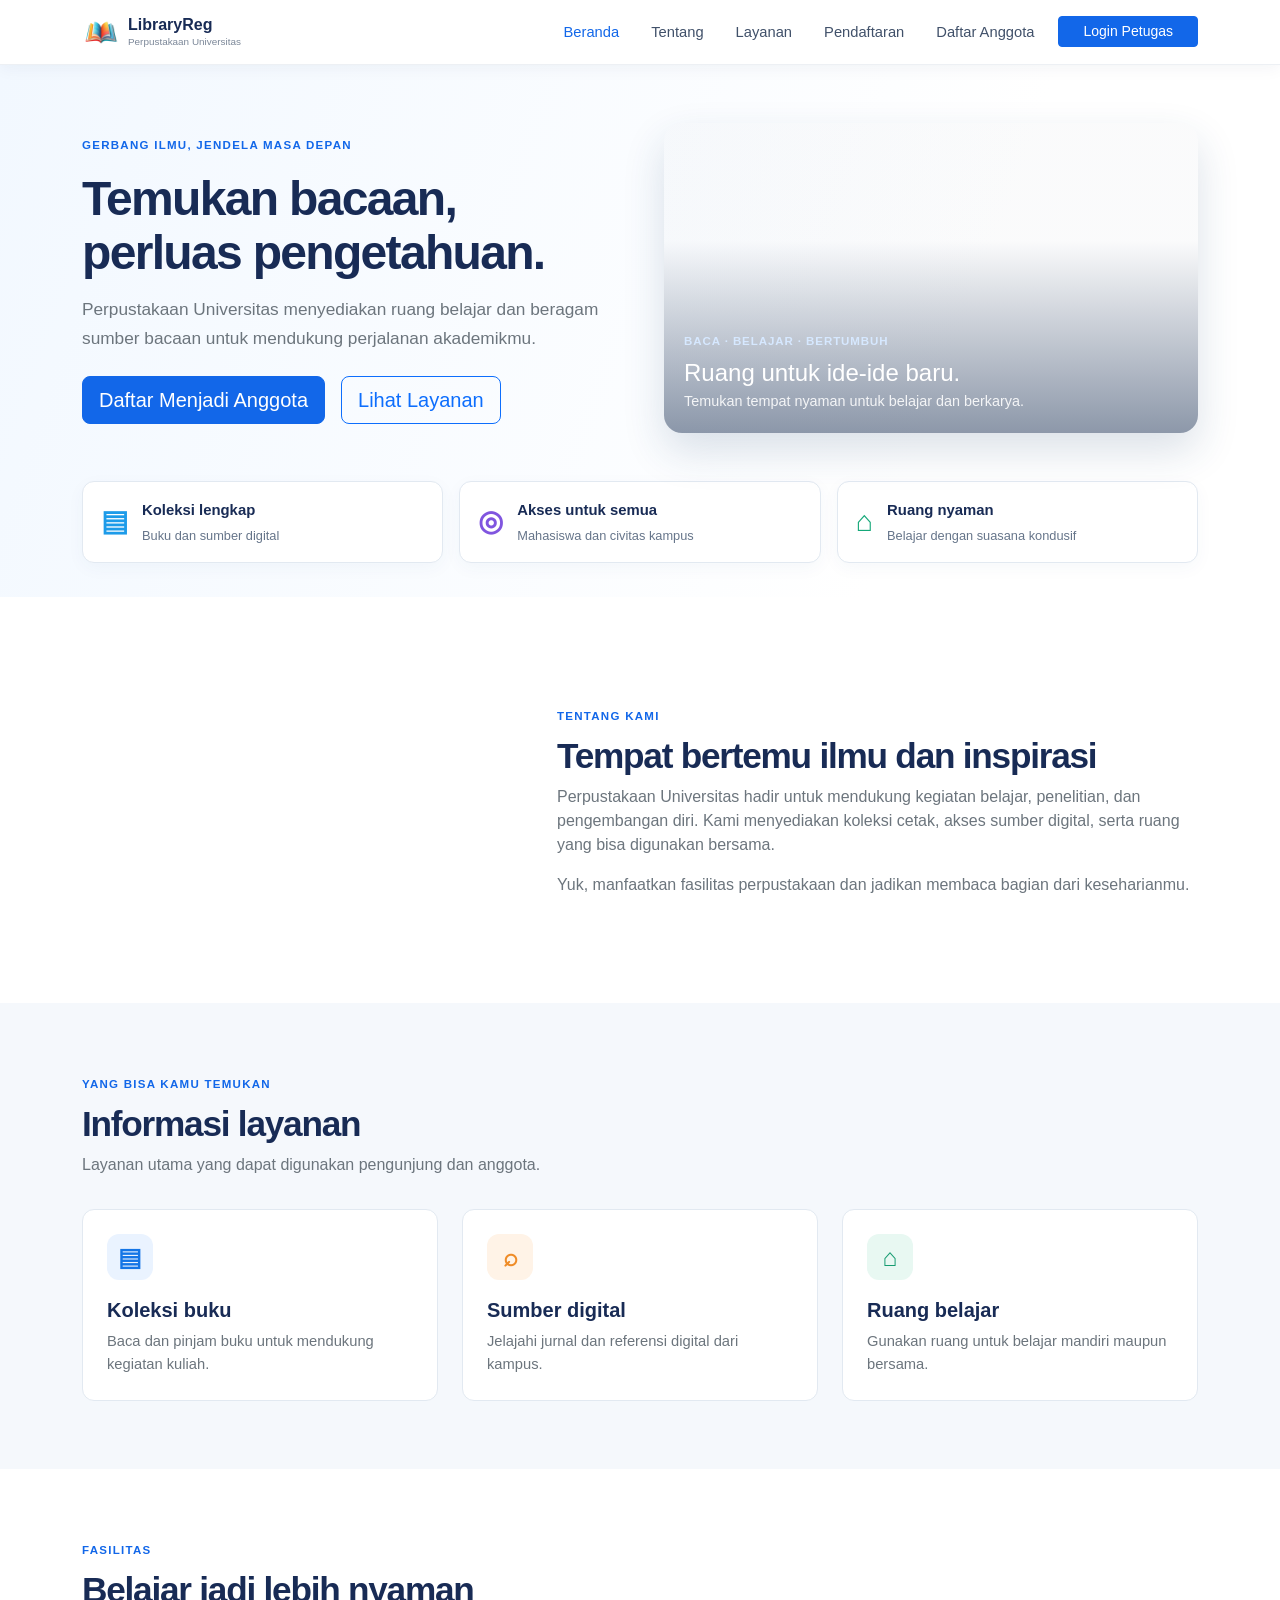
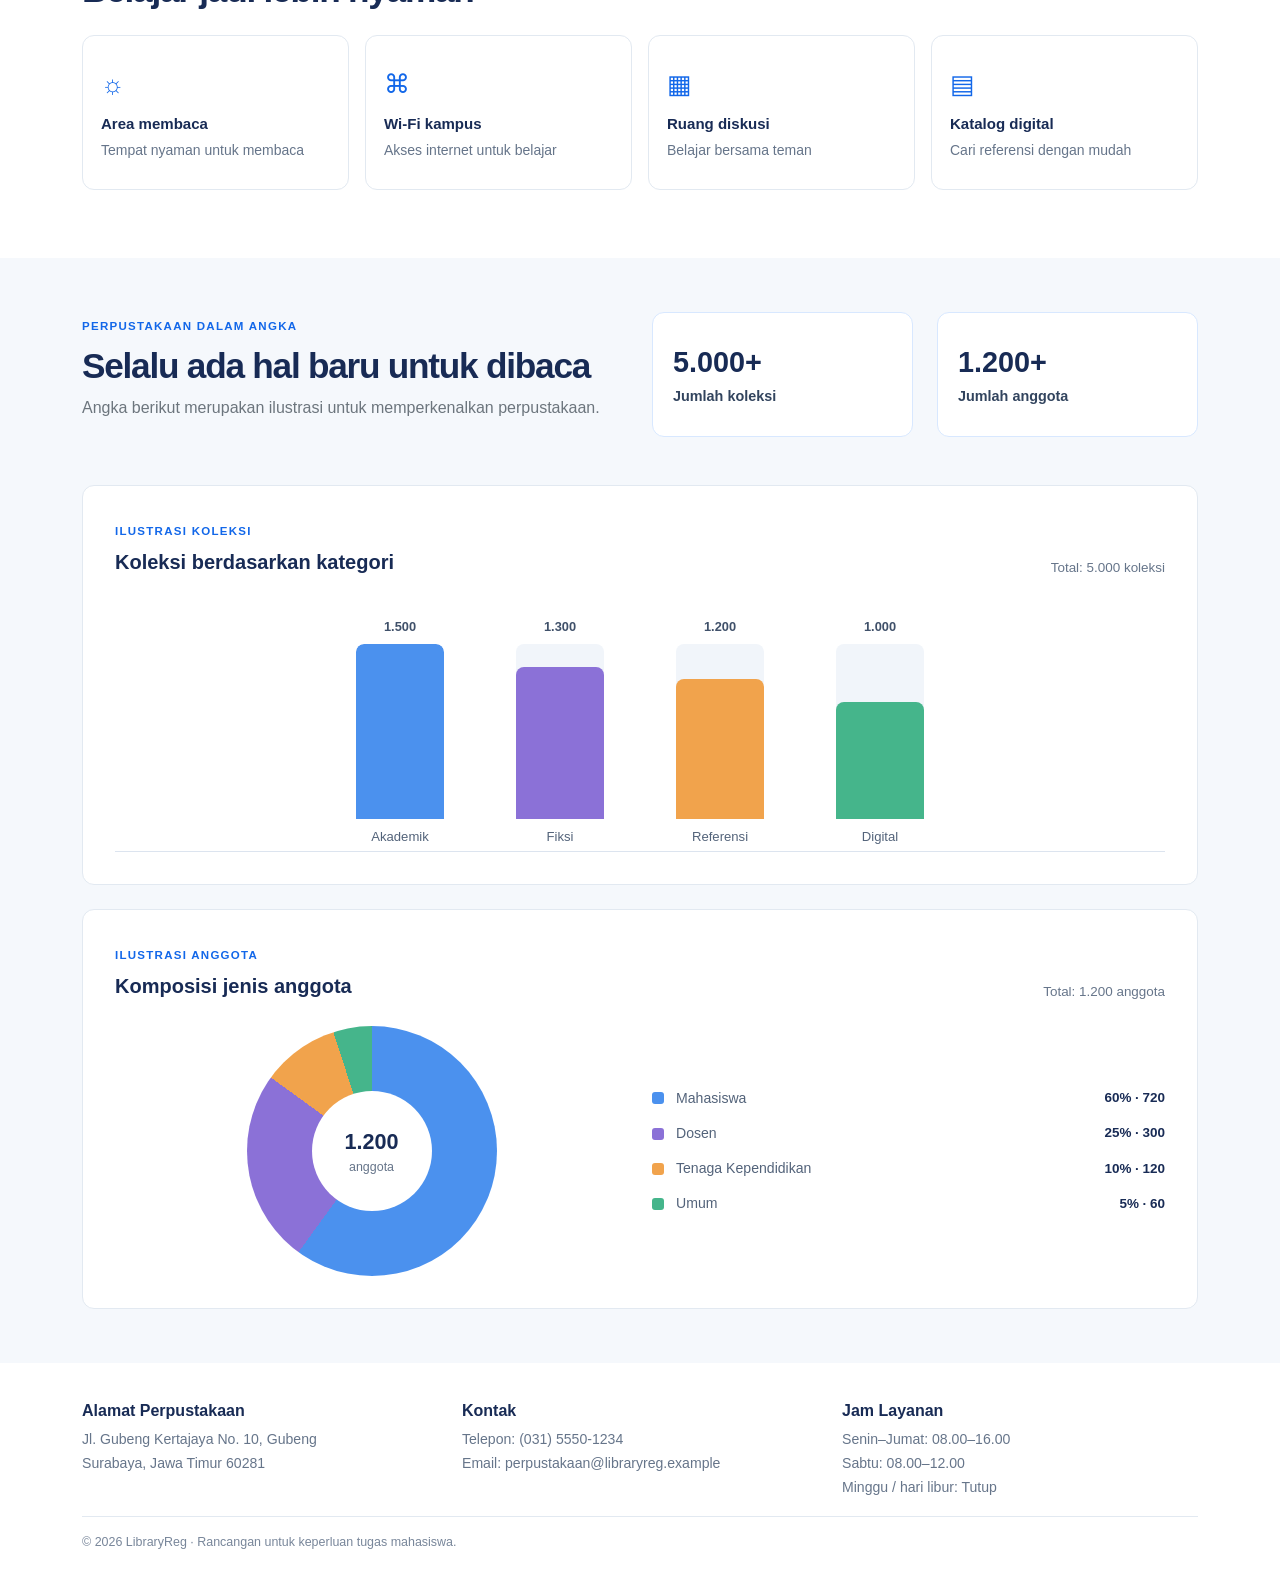
<file: index.html>
<!doctype html>
<html lang="id">
  <head>
    <meta charset="UTF-8" />
    <meta name="viewport" content="width=device-width, initial-scale=1.0" />
    <meta
      name="description"
      content="Kenali layanan Perpustakaan Universitas dan daftarkan diri sebagai anggota."
    />
    <title>Beranda | LibraryReg</title>
    <link
      href="https://cdn.jsdelivr.net/npm/bootstrap@5.3.3/dist/css/bootstrap.min.css"
      rel="stylesheet"
    />
    <link rel="stylesheet" href="css/style.css" />
  </head>
  <body>
    <nav
      class="navbar navbar-expand-lg navbar-light bg-white sticky-top site-nav"
    >
      <div class="container">
        <a class="navbar-brand brand" href="index.html">
          <img src="img/pngtree-open-book-logo-png-image_12467719.png" alt="" />
          <span>LibraryReg<small>Perpustakaan Universitas</small></span>
        </a>
        <button
          class="navbar-toggler"
          type="button"
          data-bs-toggle="collapse"
          data-bs-target="#mainNav"
          aria-controls="mainNav"
          aria-expanded="false"
          aria-label="Buka navigasi"
        >
          <span class="navbar-toggler-icon"></span>
        </button>
        <div class="collapse navbar-collapse" id="mainNav">
          <ul class="navbar-nav ms-auto align-items-lg-center gap-lg-3">
            <li class="nav-item">
              <a class="nav-link active" href="index.html">Beranda</a>
            </li>
            <li class="nav-item">
              <a class="nav-link" href="#tentang">Tentang</a>
            </li>
            <li class="nav-item">
              <a class="nav-link" href="#layanan">Layanan</a>
            </li>
            <li class="nav-item">
              <a class="nav-link" href="page/registrasi.html">Pendaftaran</a>
            </li>
            <li class="nav-item">
              <a class="nav-link" href="page/anggota.html">Daftar Anggota</a>
            </li>
            <li class="nav-item">
              <a class="btn btn-primary btn-sm px-4" href="page/login.html"
                >Login Petugas</a
              >
            </li>
          </ul>
        </div>
      </div>
    </nav>

    <main>
      <section class="hero-section">
        <div class="container">
          <div class="row align-items-center g-5">
            <div class="col-lg-6">
              <span class="eyebrow">GERBANG ILMU, JENDELA MASA DEPAN</span>
              <h1 class="display-5 fw-bold mt-3">
                Temukan bacaan, perluas pengetahuan.
              </h1>
              <p class="lead text-secondary mt-3">
                Perpustakaan Universitas menyediakan ruang belajar dan beragam
                sumber bacaan untuk mendukung perjalanan akademikmu.
              </p>
              <div class="d-flex flex-wrap gap-3 mt-4">
                <a class="btn btn-primary btn-lg" href="page/registrasi.html"
                  >Daftar Menjadi Anggota</a
                >
                <a class="btn btn-outline-primary btn-lg" href="#layanan"
                  >Lihat Layanan</a
                >
              </div>
            </div>
            <div class="col-lg-6">
              <div
                class="hero-image"
                role="img"
                aria-label="Suasana ruang perpustakaan"
              >
                <div class="hero-note">
                  <span class="note-mark">Baca · Belajar · Bertumbuh</span>
                  <h2 class="h4 mb-1">Ruang untuk ide-ide baru.</h2>
                  <p class="mb-0">
                    Temukan tempat nyaman untuk belajar dan berkarya.
                  </p>
                </div>
              </div>
            </div>
          </div>
          <div class="row g-3 hero-highlights">
            <div class="col-md-4">
              <div class="highlight-card">
                <span class="highlight-icon">▤</span>
                <div>
                  <strong>Koleksi lengkap</strong
                  ><small>Buku dan sumber digital</small>
                </div>
              </div>
            </div>
            <div class="col-md-4">
              <div class="highlight-card">
                <span class="highlight-icon purple">◎</span>
                <div>
                  <strong>Akses untuk semua</strong
                  ><small>Mahasiswa dan civitas kampus</small>
                </div>
              </div>
            </div>
            <div class="col-md-4">
              <div class="highlight-card">
                <span class="highlight-icon green">⌂</span>
                <div>
                  <strong>Ruang nyaman</strong
                  ><small>Belajar dengan suasana kondusif</small>
                </div>
              </div>
            </div>
          </div>
        </div>
      </section>

      <section class="section-space" id="tentang">
        <div class="container">
          <div class="row align-items-center g-4">
            <div class="col-lg-5">
              <div
                class="about-image"
                role="img"
                aria-label="Rak buku di perpustakaan"
              ></div>
            </div>
            <div class="col-lg-7">
              <span class="eyebrow">TENTANG KAMI</span>
              <h2 class="section-title mt-2">
                Tempat bertemu ilmu dan inspirasi
              </h2>
              <p class="text-secondary">
                Perpustakaan Universitas hadir untuk mendukung kegiatan belajar,
                penelitian, dan pengembangan diri. Kami menyediakan koleksi
                cetak, akses sumber digital, serta ruang yang bisa digunakan
                bersama.
              </p>
              <p class="text-secondary mb-0">
                Yuk, manfaatkan fasilitas perpustakaan dan jadikan membaca
                bagian dari keseharianmu.
              </p>
            </div>
          </div>
        </div>
      </section>

      <section class="section-space section-tint" id="layanan">
        <div class="container">
          <div class="section-heading">
            <span class="eyebrow">YANG BISA KAMU TEMUKAN</span>
            <h2 class="section-title mt-2">Informasi layanan</h2>
            <p class="text-secondary mb-0">
              Layanan utama yang dapat digunakan pengunjung dan anggota.
            </p>
          </div>
          <div class="row g-4 mt-2">
            <div class="col-md-4">
              <article class="service-card">
                <span class="service-icon blue">▤</span>
                <h3 class="h5">Koleksi buku</h3>
                <p class="text-secondary mb-0">
                  Baca dan pinjam buku untuk mendukung kegiatan kuliah.
                </p>
              </article>
            </div>
            <div class="col-md-4">
              <article class="service-card">
                <span class="service-icon orange">⌕</span>
                <h3 class="h5">Sumber digital</h3>
                <p class="text-secondary mb-0">
                  Jelajahi jurnal dan referensi digital dari kampus.
                </p>
              </article>
            </div>
            <div class="col-md-4">
              <article class="service-card">
                <span class="service-icon green">⌂</span>
                <h3 class="h5">Ruang belajar</h3>
                <p class="text-secondary mb-0">
                  Gunakan ruang untuk belajar mandiri maupun bersama.
                </p>
              </article>
            </div>
          </div>
        </div>
      </section>

      <section class="section-space">
        <div class="container">
          <div class="section-heading">
            <span class="eyebrow">FASILITAS</span>
            <h2 class="section-title mt-2">Belajar jadi lebih nyaman</h2>
          </div>
          <div class="row g-3 mt-2">
            <div class="col-6 col-lg-3">
              <div class="facility-card">
                <span>☼</span><strong>Area membaca</strong
                ><small>Tempat nyaman untuk membaca</small>
              </div>
            </div>
            <div class="col-6 col-lg-3">
              <div class="facility-card">
                <span>⌘</span><strong>Wi-Fi kampus</strong
                ><small>Akses internet untuk belajar</small>
              </div>
            </div>
            <div class="col-6 col-lg-3">
              <div class="facility-card">
                <span>▦</span><strong>Ruang diskusi</strong
                ><small>Belajar bersama teman</small>
              </div>
            </div>
            <div class="col-6 col-lg-3">
              <div class="facility-card">
                <span>▤</span><strong>Katalog digital</strong
                ><small>Cari referensi dengan mudah</small>
              </div>
            </div>
          </div>
        </div>
      </section>

      <section class="stats-section">
        <div class="container">
          <div class="row align-items-center g-4">
            <div class="col-lg-6">
              <span class="eyebrow">PERPUSTAKAAN DALAM ANGKA</span>
              <h2 class="section-title mt-2">
                Selalu ada hal baru untuk dibaca
              </h2>
              <p class="text-secondary">
                Angka berikut merupakan ilustrasi untuk memperkenalkan
                perpustakaan.
              </p>
            </div>
            <div class="col-lg-3 col-6">
              <div class="stat-card">
                <strong>5.000+</strong><span>Jumlah koleksi</span>
              </div>
            </div>
            <div class="col-lg-3 col-6">
              <div class="stat-card">
                <strong>1.200+</strong><span>Jumlah anggota</span>
              </div>
            </div>
          </div>
          <div class="chart-card mt-5">
            <div
              class="d-flex flex-wrap justify-content-between align-items-end gap-2 mb-4"
            >
              <div>
                <span class="eyebrow">ILUSTRASI KOLEKSI</span>
                <h3 class="h5 chart-title mt-2 mb-1">
                  Koleksi berdasarkan kategori
                </h3>
              </div>
              <span class="chart-total">Total: 5.000 koleksi</span>
            </div>
            <div
              class="bar-chart"
              role="img"
              aria-label="Grafik batang ilustratif koleksi perpustakaan: akademik 1.500, fiksi 1.300, referensi 1.200, dan digital 1.000. Total 5.000 koleksi."
            >
              <div class="bar-column">
                <span class="bar-value">1.500</span>
                <div class="bar-track">
                  <div
                    class="bar-fill bar-blue"
                    style="--bar-height: 100%"
                  ></div>
                </div>
                <span class="bar-label">Akademik</span>
              </div>
              <div class="bar-column">
                <span class="bar-value">1.300</span>
                <div class="bar-track">
                  <div
                    class="bar-fill bar-purple"
                    style="--bar-height: 86.7%"
                  ></div>
                </div>
                <span class="bar-label">Fiksi</span>
              </div>
              <div class="bar-column">
                <span class="bar-value">1.200</span>
                <div class="bar-track">
                  <div
                    class="bar-fill bar-orange"
                    style="--bar-height: 80%"
                  ></div>
                </div>
                <span class="bar-label">Referensi</span>
              </div>
              <div class="bar-column">
                <span class="bar-value">1.000</span>
                <div class="bar-track">
                  <div
                    class="bar-fill bar-green"
                    style="--bar-height: 66.7%"
                  ></div>
                </div>
                <span class="bar-label">Digital</span>
              </div>
            </div>
          </div>
          <div class="chart-card mt-4">
            <div
              class="d-flex flex-wrap justify-content-between align-items-end gap-2 mb-4"
            >
              <div>
                <span class="eyebrow">ILUSTRASI ANGGOTA</span>
                <h3 class="h5 chart-title mt-2 mb-1">
                  Komposisi jenis anggota
                </h3>
              </div>
              <span class="chart-total">Total: 1.200 anggota</span>
            </div>
            <div class="row align-items-center g-4">
              <div class="col-md-6">
                <div
                  class="pie-chart"
                  role="img"
                  aria-label="Diagram lingkaran ilustratif jenis anggota: mahasiswa 60 persen, dosen 25 persen, tenaga kependidikan 10 persen, dan umum 5 persen."
                >
                  <div class="pie-hole">
                    <strong>1.200</strong>
                    <span>anggota</span>
                  </div>
                </div>
              </div>
              <div class="col-md-6">
                <ul class="chart-legend">
                  <li>
                    <span class="legend-color legend-blue"></span
                    ><span>Mahasiswa</span><strong>60% · 720</strong>
                  </li>
                  <li>
                    <span class="legend-color legend-purple"></span
                    ><span>Dosen</span><strong>25% · 300</strong>
                  </li>
                  <li>
                    <span class="legend-color legend-orange"></span
                    ><span>Tenaga Kependidikan</span><strong>10% · 120</strong>
                  </li>
                  <li>
                    <span class="legend-color legend-green"></span
                    ><span>Umum</span><strong>5% · 60</strong>
                  </li>
                </ul>
              </div>
            </div>
          </div>
        </div>
      </section>
    </main>

    <footer class="site-footer">
      <div class="container">
        <div class="row g-4">
          <div class="col-md-4">
            <h2 class="h6">Alamat Perpustakaan</h2>
            <p>
              Jl. Gubeng Kertajaya No. 10, Gubeng<br />Surabaya, Jawa Timur
              60281
            </p>
          </div>
          <div class="col-md-4">
            <h2 class="h6">Kontak</h2>
            <p>
              Telepon: (031) 5550-1234<br />Email:
              perpustakaan@libraryreg.example
            </p>
          </div>
          <div class="col-md-4">
            <h2 class="h6">Jam Layanan</h2>
            <p>
              Senin–Jumat: 08.00–16.00<br />Sabtu: 08.00–12.00<br />Minggu /
              hari libur: Tutup
            </p>
          </div>
        </div>
        <div class="footer-bottom">
          © 2026 LibraryReg · Rancangan untuk keperluan tugas mahasiswa.
        </div>
      </div>
    </footer>

    <script src="https://cdn.jsdelivr.net/npm/bootstrap@5.3.3/dist/js/bootstrap.bundle.min.js"></script>
    <script src="js/app.js"></script>
  </body>
</html>
</file>
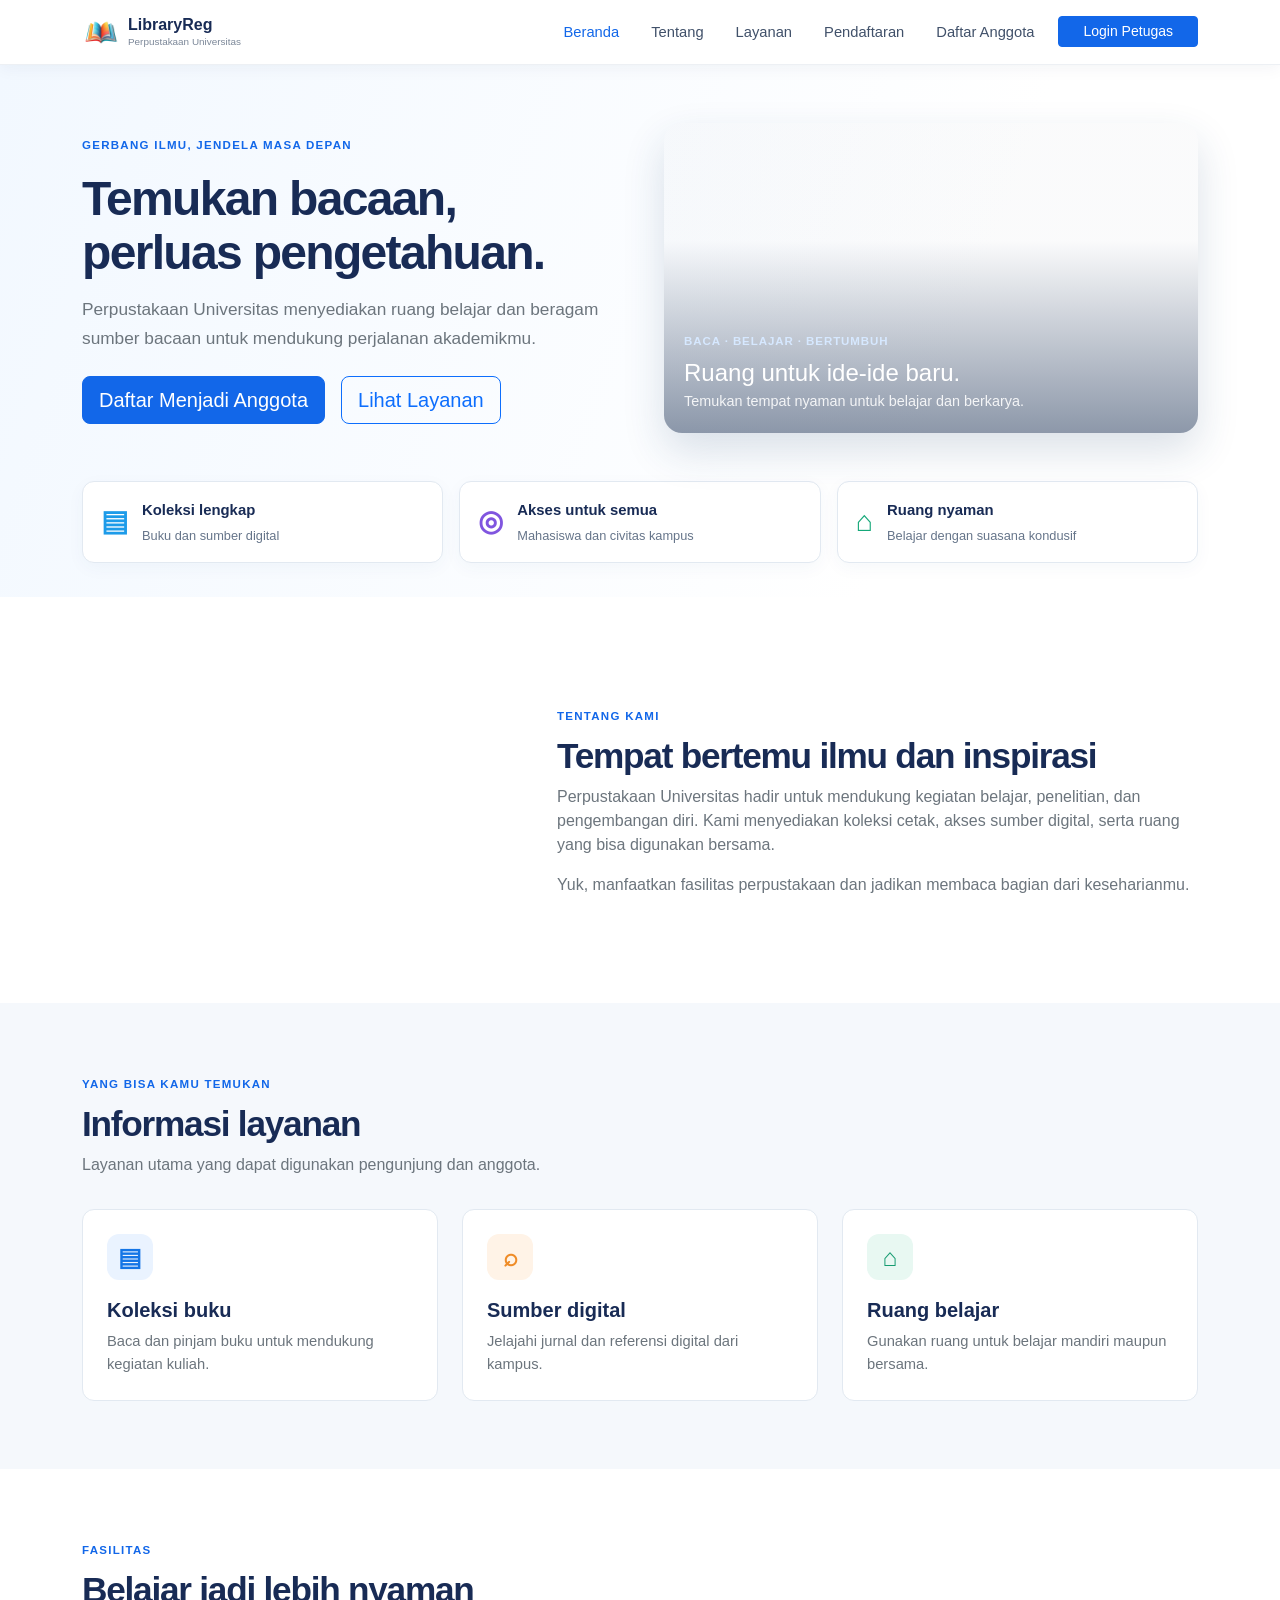
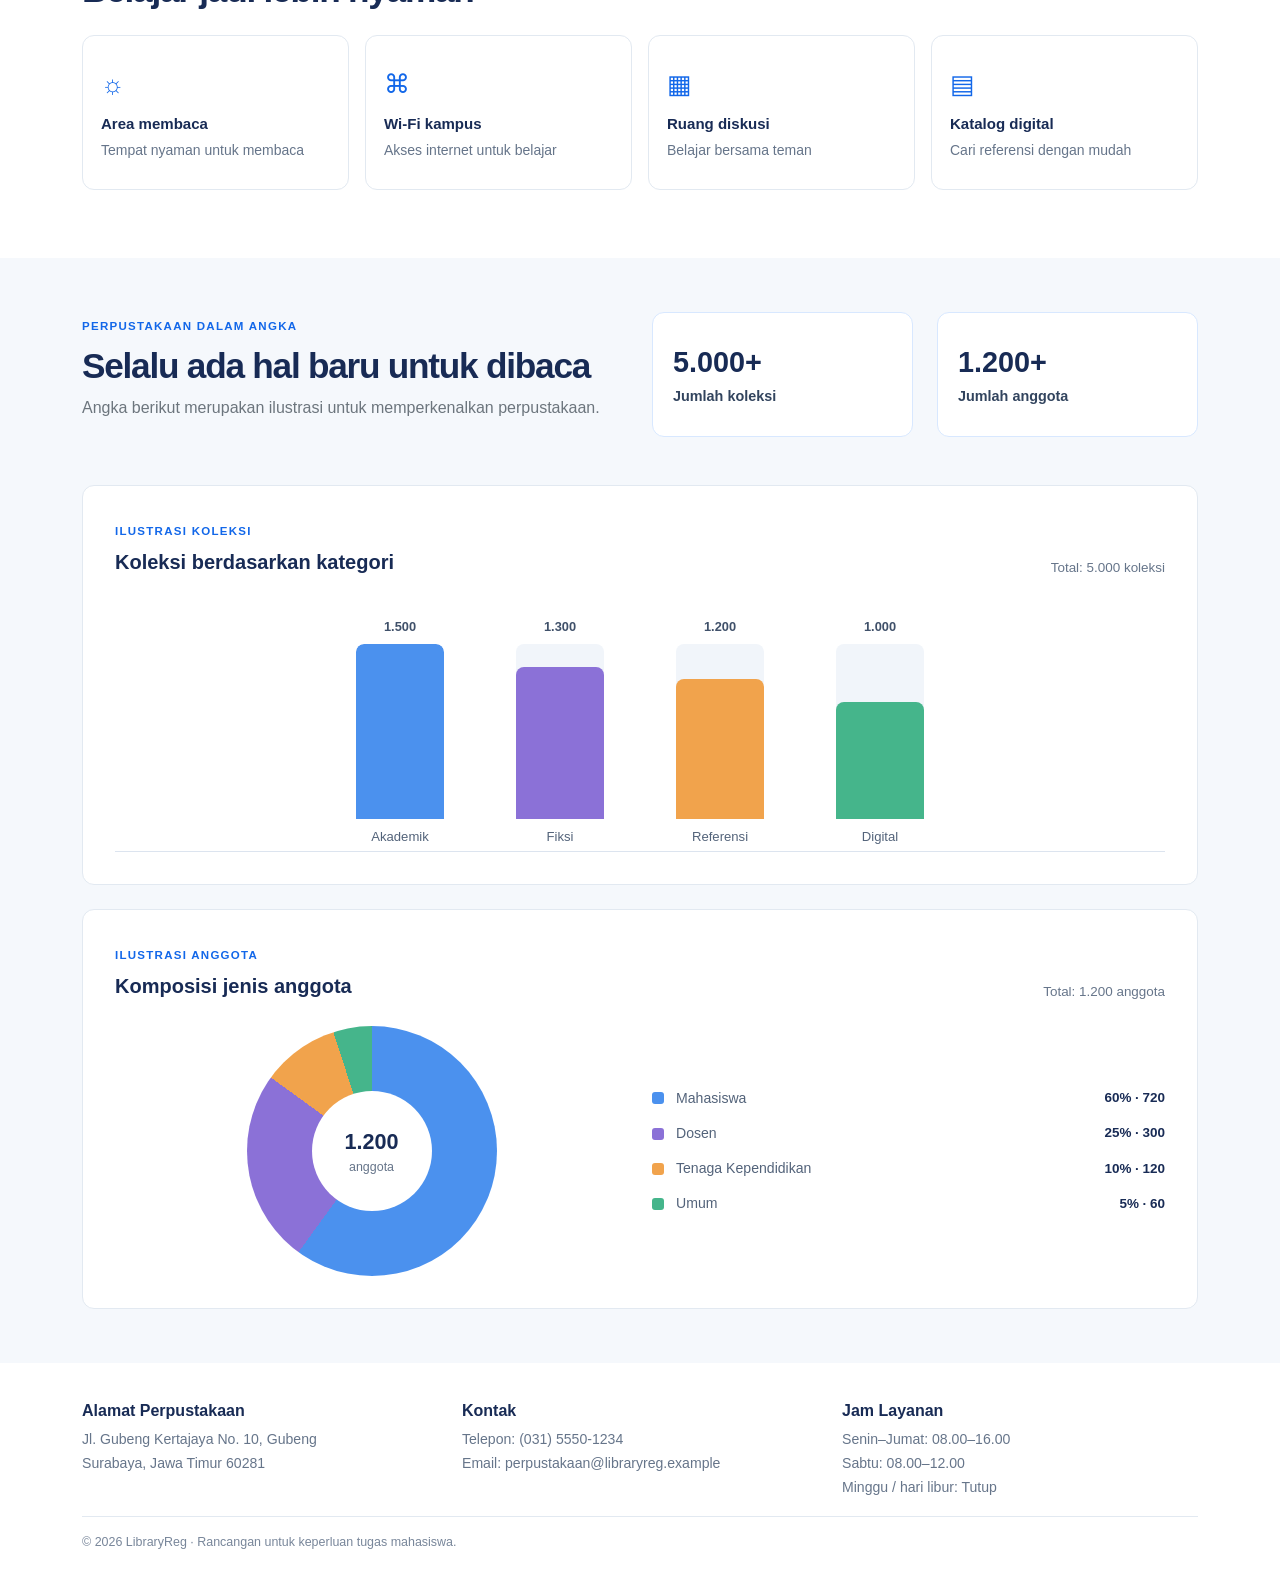
<file: page/index.html>
<!doctype html>
<html lang="id">
  <head>
    <meta charset="UTF-8" />
    <meta name="viewport" content="width=device-width, initial-scale=1.0" />
    <meta
      name="description"
      content="Kenali layanan Perpustakaan Universitas dan daftarkan diri sebagai anggota."
    />
    <title>Beranda | LibraryReg</title>
    <link
      href="https://cdn.jsdelivr.net/npm/bootstrap@5.3.3/dist/css/bootstrap.min.css"
      rel="stylesheet"
    />
    <link rel="stylesheet" href="../css/style.css" />
  </head>
  <body>
    <nav
      class="navbar navbar-expand-lg navbar-light bg-white sticky-top site-nav"
    >
      <div class="container">
        <a class="navbar-brand brand" href="index.html">
          <img src="../img/pngtree-open-book-logo-png-image_12467719.png" alt="" />
          <span>LibraryReg<small>Perpustakaan Universitas</small></span>
        </a>
        <button
          class="navbar-toggler"
          type="button"
          data-bs-toggle="collapse"
          data-bs-target="#mainNav"
          aria-controls="mainNav"
          aria-expanded="false"
          aria-label="Buka navigasi"
        >
          <span class="navbar-toggler-icon"></span>
        </button>
        <div class="collapse navbar-collapse" id="mainNav">
          <ul class="navbar-nav ms-auto align-items-lg-center gap-lg-3">
            <li class="nav-item">
              <a class="nav-link active" href="index.html">Beranda</a>
            </li>
            <li class="nav-item">
              <a class="nav-link" href="#tentang">Tentang</a>
            </li>
            <li class="nav-item">
              <a class="nav-link" href="#layanan">Layanan</a>
            </li>
            <li class="nav-item">
              <a class="nav-link" href="registrasi.html">Pendaftaran</a>
            </li>
            <li class="nav-item">
              <a class="nav-link" href="anggota.html">Daftar Anggota</a>
            </li>
            <li class="nav-item">
              <a class="btn btn-primary btn-sm px-4" href="login.html"
                >Login Petugas</a
              >
            </li>
          </ul>
        </div>
      </div>
    </nav>

    <main>
      <section class="hero-section">
        <div class="container">
          <div class="row align-items-center g-5">
            <div class="col-lg-6">
              <span class="eyebrow">GERBANG ILMU, JENDELA MASA DEPAN</span>
              <h1 class="display-5 fw-bold mt-3">
                Temukan bacaan, perluas pengetahuan.
              </h1>
              <p class="lead text-secondary mt-3">
                Perpustakaan Universitas menyediakan ruang belajar dan beragam
                sumber bacaan untuk mendukung perjalanan akademikmu.
              </p>
              <div class="d-flex flex-wrap gap-3 mt-4">
                <a class="btn btn-primary btn-lg" href="registrasi.html"
                  >Daftar Menjadi Anggota</a
                >
                <a class="btn btn-outline-primary btn-lg" href="#layanan"
                  >Lihat Layanan</a
                >
              </div>
            </div>
            <div class="col-lg-6">
              <div
                class="hero-image"
                role="img"
                aria-label="Suasana ruang perpustakaan"
              >
                <div class="hero-note">
                  <span class="note-mark">Baca · Belajar · Bertumbuh</span>
                  <h2 class="h4 mb-1">Ruang untuk ide-ide baru.</h2>
                  <p class="mb-0">
                    Temukan tempat nyaman untuk belajar dan berkarya.
                  </p>
                </div>
              </div>
            </div>
          </div>
          <div class="row g-3 hero-highlights">
            <div class="col-md-4">
              <div class="highlight-card">
                <span class="highlight-icon">▤</span>
                <div>
                  <strong>Koleksi lengkap</strong
                  ><small>Buku dan sumber digital</small>
                </div>
              </div>
            </div>
            <div class="col-md-4">
              <div class="highlight-card">
                <span class="highlight-icon purple">◎</span>
                <div>
                  <strong>Akses untuk semua</strong
                  ><small>Mahasiswa dan civitas kampus</small>
                </div>
              </div>
            </div>
            <div class="col-md-4">
              <div class="highlight-card">
                <span class="highlight-icon green">⌂</span>
                <div>
                  <strong>Ruang nyaman</strong
                  ><small>Belajar dengan suasana kondusif</small>
                </div>
              </div>
            </div>
          </div>
        </div>
      </section>

      <section class="section-space" id="tentang">
        <div class="container">
          <div class="row align-items-center g-4">
            <div class="col-lg-5">
              <div
                class="about-image"
                role="img"
                aria-label="Rak buku di perpustakaan"
              ></div>
            </div>
            <div class="col-lg-7">
              <span class="eyebrow">TENTANG KAMI</span>
              <h2 class="section-title mt-2">
                Tempat bertemu ilmu dan inspirasi
              </h2>
              <p class="text-secondary">
                Perpustakaan Universitas hadir untuk mendukung kegiatan belajar,
                penelitian, dan pengembangan diri. Kami menyediakan koleksi
                cetak, akses sumber digital, serta ruang yang bisa digunakan
                bersama.
              </p>
              <p class="text-secondary mb-0">
                Yuk, manfaatkan fasilitas perpustakaan dan jadikan membaca
                bagian dari keseharianmu.
              </p>
            </div>
          </div>
        </div>
      </section>

      <section class="section-space section-tint" id="layanan">
        <div class="container">
          <div class="section-heading">
            <span class="eyebrow">YANG BISA KAMU TEMUKAN</span>
            <h2 class="section-title mt-2">Informasi layanan</h2>
            <p class="text-secondary mb-0">
              Layanan utama yang dapat digunakan pengunjung dan anggota.
            </p>
          </div>
          <div class="row g-4 mt-2">
            <div class="col-md-4">
              <article class="service-card">
                <span class="service-icon blue">▤</span>
                <h3 class="h5">Koleksi buku</h3>
                <p class="text-secondary mb-0">
                  Baca dan pinjam buku untuk mendukung kegiatan kuliah.
                </p>
              </article>
            </div>
            <div class="col-md-4">
              <article class="service-card">
                <span class="service-icon orange">⌕</span>
                <h3 class="h5">Sumber digital</h3>
                <p class="text-secondary mb-0">
                  Jelajahi jurnal dan referensi digital dari kampus.
                </p>
              </article>
            </div>
            <div class="col-md-4">
              <article class="service-card">
                <span class="service-icon green">⌂</span>
                <h3 class="h5">Ruang belajar</h3>
                <p class="text-secondary mb-0">
                  Gunakan ruang untuk belajar mandiri maupun bersama.
                </p>
              </article>
            </div>
          </div>
        </div>
      </section>

      <section class="section-space">
        <div class="container">
          <div class="section-heading">
            <span class="eyebrow">FASILITAS</span>
            <h2 class="section-title mt-2">Belajar jadi lebih nyaman</h2>
          </div>
          <div class="row g-3 mt-2">
            <div class="col-6 col-lg-3">
              <div class="facility-card">
                <span>☼</span><strong>Area membaca</strong
                ><small>Tempat nyaman untuk membaca</small>
              </div>
            </div>
            <div class="col-6 col-lg-3">
              <div class="facility-card">
                <span>⌘</span><strong>Wi-Fi kampus</strong
                ><small>Akses internet untuk belajar</small>
              </div>
            </div>
            <div class="col-6 col-lg-3">
              <div class="facility-card">
                <span>▦</span><strong>Ruang diskusi</strong
                ><small>Belajar bersama teman</small>
              </div>
            </div>
            <div class="col-6 col-lg-3">
              <div class="facility-card">
                <span>▤</span><strong>Katalog digital</strong
                ><small>Cari referensi dengan mudah</small>
              </div>
            </div>
          </div>
        </div>
      </section>

      <section class="stats-section">
        <div class="container">
          <div class="row align-items-center g-4">
            <div class="col-lg-6">
              <span class="eyebrow">PERPUSTAKAAN DALAM ANGKA</span>
              <h2 class="section-title mt-2">
                Selalu ada hal baru untuk dibaca
              </h2>
              <p class="text-secondary">
                Angka berikut merupakan ilustrasi untuk memperkenalkan
                perpustakaan.
              </p>
            </div>
            <div class="col-lg-3 col-6">
              <div class="stat-card">
                <strong>5.000+</strong><span>Jumlah koleksi</span>
              </div>
            </div>
            <div class="col-lg-3 col-6">
              <div class="stat-card">
                <strong>1.200+</strong><span>Jumlah anggota</span>
              </div>
            </div>
          </div>
          <div class="chart-card mt-5">
            <div
              class="d-flex flex-wrap justify-content-between align-items-end gap-2 mb-4"
            >
              <div>
                <span class="eyebrow">ILUSTRASI KOLEKSI</span>
                <h3 class="h5 chart-title mt-2 mb-1">
                  Koleksi berdasarkan kategori
                </h3>
              </div>
              <span class="chart-total">Total: 5.000 koleksi</span>
            </div>
            <div
              class="bar-chart"
              role="img"
              aria-label="Grafik batang ilustratif koleksi perpustakaan: akademik 1.500, fiksi 1.300, referensi 1.200, dan digital 1.000. Total 5.000 koleksi."
            >
              <div class="bar-column">
                <span class="bar-value">1.500</span>
                <div class="bar-track">
                  <div
                    class="bar-fill bar-blue"
                    style="--bar-height: 100%"
                  ></div>
                </div>
                <span class="bar-label">Akademik</span>
              </div>
              <div class="bar-column">
                <span class="bar-value">1.300</span>
                <div class="bar-track">
                  <div
                    class="bar-fill bar-purple"
                    style="--bar-height: 86.7%"
                  ></div>
                </div>
                <span class="bar-label">Fiksi</span>
              </div>
              <div class="bar-column">
                <span class="bar-value">1.200</span>
                <div class="bar-track">
                  <div
                    class="bar-fill bar-orange"
                    style="--bar-height: 80%"
                  ></div>
                </div>
                <span class="bar-label">Referensi</span>
              </div>
              <div class="bar-column">
                <span class="bar-value">1.000</span>
                <div class="bar-track">
                  <div
                    class="bar-fill bar-green"
                    style="--bar-height: 66.7%"
                  ></div>
                </div>
                <span class="bar-label">Digital</span>
              </div>
            </div>
          </div>
          <div class="chart-card mt-4">
            <div
              class="d-flex flex-wrap justify-content-between align-items-end gap-2 mb-4"
            >
              <div>
                <span class="eyebrow">ILUSTRASI ANGGOTA</span>
                <h3 class="h5 chart-title mt-2 mb-1">
                  Komposisi jenis anggota
                </h3>
              </div>
              <span class="chart-total">Total: 1.200 anggota</span>
            </div>
            <div class="row align-items-center g-4">
              <div class="col-md-6">
                <div
                  class="pie-chart"
                  role="img"
                  aria-label="Diagram lingkaran ilustratif jenis anggota: mahasiswa 60 persen, dosen 25 persen, tenaga kependidikan 10 persen, dan umum 5 persen."
                >
                  <div class="pie-hole">
                    <strong>1.200</strong>
                    <span>anggota</span>
                  </div>
                </div>
              </div>
              <div class="col-md-6">
                <ul class="chart-legend">
                  <li>
                    <span class="legend-color legend-blue"></span
                    ><span>Mahasiswa</span><strong>60% · 720</strong>
                  </li>
                  <li>
                    <span class="legend-color legend-purple"></span
                    ><span>Dosen</span><strong>25% · 300</strong>
                  </li>
                  <li>
                    <span class="legend-color legend-orange"></span
                    ><span>Tenaga Kependidikan</span><strong>10% · 120</strong>
                  </li>
                  <li>
                    <span class="legend-color legend-green"></span
                    ><span>Umum</span><strong>5% · 60</strong>
                  </li>
                </ul>
              </div>
            </div>
          </div>
        </div>
      </section>
    </main>

    <footer class="site-footer">
      <div class="container">
        <div class="row g-4">
          <div class="col-md-4">
            <h2 class="h6">Alamat Perpustakaan</h2>
            <p>
              Jl. Gubeng Kertajaya No. 10, Gubeng<br />Surabaya, Jawa Timur
              60281
            </p>
          </div>
          <div class="col-md-4">
            <h2 class="h6">Kontak</h2>
            <p>
              Telepon: (031) 5550-1234<br />Email:
              perpustakaan@libraryreg.example
            </p>
          </div>
          <div class="col-md-4">
            <h2 class="h6">Jam Layanan</h2>
            <p>
              Senin–Jumat: 08.00–16.00<br />Sabtu: 08.00–12.00<br />Minggu /
              hari libur: Tutup
            </p>
          </div>
        </div>
        <div class="footer-bottom">
          © 2026 LibraryReg · Rancangan untuk keperluan tugas mahasiswa.
        </div>
      </div>
    </footer>

    <script src="https://cdn.jsdelivr.net/npm/bootstrap@5.3.3/dist/js/bootstrap.bundle.min.js"></script>
    <script src="../js/app.js"></script>
  </body>
</html>
</file>
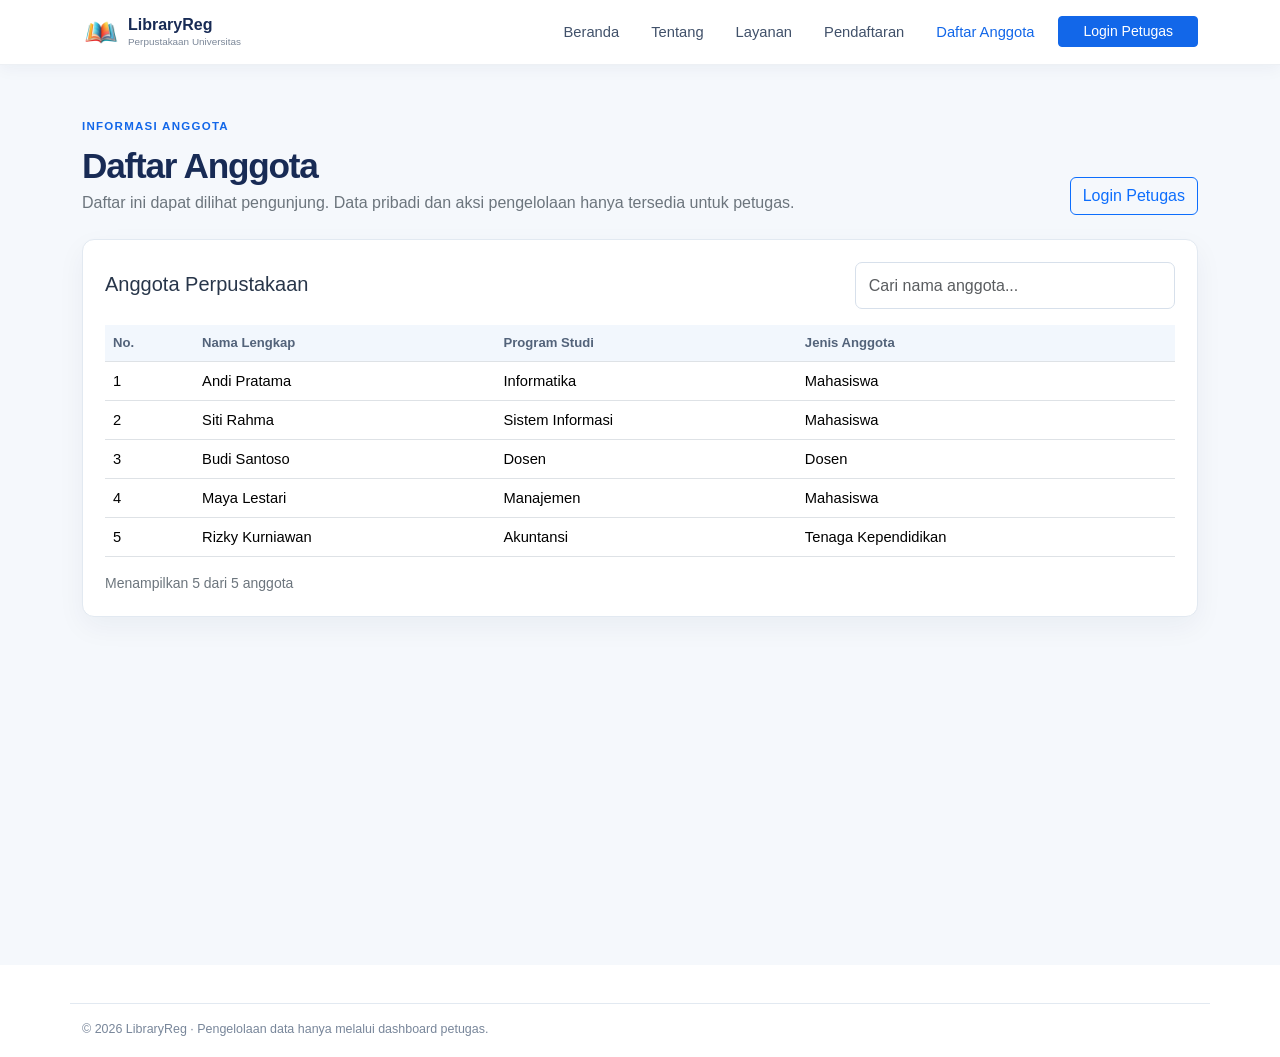
<file: page/anggota.html>
<!doctype html>
<html lang="id">
  <head>
    <meta charset="UTF-8" />
    <meta name="viewport" content="width=device-width, initial-scale=1.0" />
    <title>Daftar Anggota | LibraryReg</title>
    <link
      href="https://cdn.jsdelivr.net/npm/bootstrap@5.3.3/dist/css/bootstrap.min.css"
      rel="stylesheet"
    />
    <link rel="stylesheet" href="../css/style.css" />
  </head>
  <body>
    <nav
      class="navbar navbar-expand-lg navbar-light bg-white sticky-top site-nav"
    >
      <div class="container">
        <a class="navbar-brand brand" href="../index.html">
          <img src="../img/pngtree-open-book-logo-png-image_12467719.png" alt="" />
          <span>LibraryReg<small>Perpustakaan Universitas</small></span>
        </a>
        <button
          class="navbar-toggler"
          type="button"
          data-bs-toggle="collapse"
          data-bs-target="#mainNav"
          aria-controls="mainNav"
          aria-expanded="false"
          aria-label="Buka navigasi"
        >
          <span class="navbar-toggler-icon"></span>
        </button>
        <div class="collapse navbar-collapse" id="mainNav">
          <ul class="navbar-nav ms-auto align-items-lg-center gap-lg-3">
            <li class="nav-item">
              <a class="nav-link" href="../index.html">Beranda</a>
            </li>
            <li class="nav-item">
              <a class="nav-link" href="../index.html#tentang">Tentang</a>
            </li>
            <li class="nav-item">
              <a class="nav-link" href="../index.html#layanan">Layanan</a>
            </li>
            <li class="nav-item">
              <a class="nav-link" href="registrasi.html">Pendaftaran</a>
            </li>
            <li class="nav-item">
              <a class="nav-link active" href="anggota.html">Daftar Anggota</a>
            </li>
            <li class="nav-item">
              <a class="btn btn-primary btn-sm px-4" href="login.html"
                >Login Petugas</a
              >
            </li>
          </ul>
        </div>
      </div>
    </nav>

    <main class="page-background min-vh-100 py-5">
      <div class="container">
        <div
          class="d-flex flex-wrap justify-content-between align-items-end gap-3 mb-4"
        >
          <div>
            <span class="eyebrow">INFORMASI ANGGOTA</span>
            <h1 class="section-title mt-2 mb-1">Daftar Anggota</h1>
            <p class="text-secondary mb-0">
              Daftar ini dapat dilihat pengunjung. Data pribadi dan aksi
              pengelolaan hanya tersedia untuk petugas.
            </p>
          </div>
          <a href="login.html" class="btn btn-outline-primary">Login Petugas</a>
        </div>
        <div
          id="appAlert"
          class="alert d-none"
          role="status"
          aria-live="polite"
        ></div>
        <section class="table-card">
          <div
            class="d-flex flex-wrap justify-content-between align-items-center gap-3 mb-3"
          >
            <div>
              <h2 class="h5 mb-1">Anggota Perpustakaan</h2>
            </div>
            <div class="search-wrap">
              <label class="visually-hidden" for="memberSearch"
                >Cari nama atau NIM/NIP</label
              >
              <input
                class="form-control"
                type="search"
                id="memberSearch"
                placeholder="Cari nama anggota..."
              />
            </div>
          </div>
          <div class="table-responsive">
            <table class="table align-middle public-member-table">
              <thead>
                <tr>
                  <th scope="col">No.</th>
                  <th scope="col">Nama Lengkap</th>
                  <th scope="col">Program Studi</th>
                  <th scope="col">Jenis Anggota</th>
                </tr>
              </thead>
              <tbody id="publicMemberTableBody"></tbody>
            </table>
          </div>
          <p id="publicMemberCount" class="small text-secondary mb-0"></p>
        </section>
      </div>
    </main>
    <footer class="site-footer">
      <div class="container footer-bottom">
        © 2026 LibraryReg · Pengelolaan data hanya melalui dashboard petugas.
      </div>
    </footer>
    <script src="https://cdn.jsdelivr.net/npm/bootstrap@5.3.3/dist/js/bootstrap.bundle.min.js"></script>
    <script src="../js/app.js"></script>
  </body>
</html>
</file>
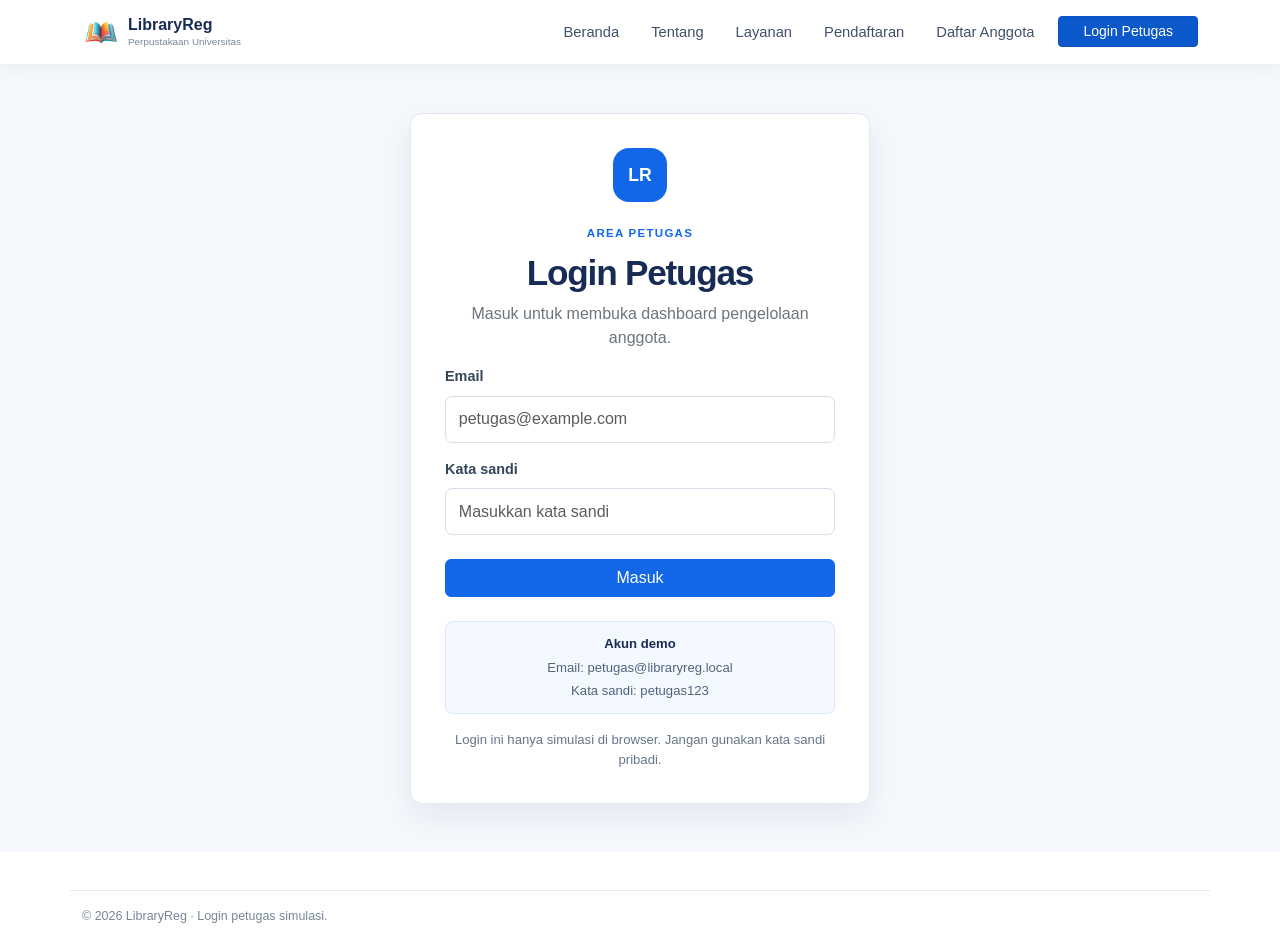
<file: page/dashboard.html>
<!doctype html>
<html lang="id">
  <head>
    <meta charset="UTF-8" />
    <meta name="viewport" content="width=device-width, initial-scale=1.0" />
    <title>Dashboard Petugas | LibraryReg</title>
    <link href="https://cdn.jsdelivr.net/npm/bootstrap@5.3.3/dist/css/bootstrap.min.css" rel="stylesheet" />
    <link rel="stylesheet" href="../css/style.css" />
  </head>
  <body>
    <nav class="navbar navbar-expand-lg navbar-light bg-white sticky-top site-nav">
      <div class="container">
        <a class="navbar-brand brand" href="../index.html">
          <img src="../img/pngtree-open-book-logo-png-image_12467719.png" alt="" />
          <span>LibraryReg<small>Dashboard Petugas</small></span>
        </a>
        <button class="navbar-toggler" type="button" data-bs-toggle="collapse" data-bs-target="#mainNav" aria-controls="mainNav" aria-expanded="false" aria-label="Buka navigasi">
          <span class="navbar-toggler-icon"></span>
        </button>
        <div class="collapse navbar-collapse" id="mainNav">
          <ul class="navbar-nav ms-auto align-items-lg-center gap-lg-3">
            <li class="nav-item"><a class="nav-link" href="../index.html">Beranda</a></li>
            <li class="nav-item"><a class="nav-link" href="anggota.html">Daftar Publik</a></li>
            <li class="nav-item"><span class="nav-link" id="staffGreeting">Petugas</span></li>
            <li class="nav-item"><button class="btn btn-outline-danger btn-sm px-4" id="logoutButton" type="button">Keluar</button></li>
          </ul>
        </div>
      </div>
    </nav>

    <main class="page-background min-vh-100 py-5">
      <div class="container">
        <div class="d-flex flex-wrap justify-content-between align-items-end gap-3 mb-4">
          <div>
            <span class="eyebrow">AREA PETUGAS</span>
            <h1 class="section-title mt-2 mb-1">Dashboard Anggota</h1>
            <p class="text-secondary mb-0">Kelola data anggota perpustakaan. Informasi pribadi hanya ditampilkan di dashboard ini.</p>
          </div>
          <a href="registrasi.html" class="btn btn-primary">+ Tambah Anggota</a>
        </div>
        <div id="appAlert" class="alert d-none" role="status" aria-live="polite"></div>
        <section class="table-card">
          <div class="d-flex flex-wrap justify-content-between align-items-center gap-3 mb-3">
            <div>
              <h2 class="h5 mb-1">Data Anggota</h2>
              <p class="text-secondary small mb-0">Pencarian berdasarkan nama atau NIM/NIP.</p>
            </div>
            <div class="search-wrap">
              <label class="visually-hidden" for="memberSearch">Cari nama atau NIM/NIP</label>
              <input class="form-control" type="search" id="memberSearch" placeholder="Cari nama atau NIM/NIP..." />
            </div>
          </div>
          <div class="table-responsive">
            <table class="table align-middle member-table">
              <thead>
                <tr>
                  <th scope="col">No.</th>
                  <th scope="col">Nama Lengkap</th>
                  <th scope="col">NIM/NIP</th>
                  <th scope="col">Program Studi</th>
                  <th scope="col">Jenis</th>
                  <th scope="col">No. Telepon</th>
                  <th scope="col">Email</th>
                  <th scope="col">Aksi</th>
                </tr>
              </thead>
              <tbody id="memberTableBody"></tbody>
            </table>
          </div>
          <p id="memberCount" class="small text-secondary mb-0"></p>
        </section>
      </div>
    </main>

    <div class="modal fade" id="detailModal" tabindex="-1" aria-labelledby="detailModalLabel" aria-hidden="true">
      <div class="modal-dialog modal-dialog-centered">
        <div class="modal-content">
          <div class="modal-header"><h2 class="modal-title fs-5" id="detailModalLabel">Detail Anggota</h2><button type="button" class="btn-close" data-bs-dismiss="modal" aria-label="Tutup"></button></div>
          <div class="modal-body"><dl class="detail-list mb-0" id="memberDetails"></dl></div>
          <div class="modal-footer"><button type="button" class="btn btn-secondary" data-bs-dismiss="modal">Tutup</button></div>
        </div>
      </div>
    </div>

    <div class="modal fade" id="editModal" tabindex="-1" aria-labelledby="editModalLabel" aria-hidden="true">
      <div class="modal-dialog modal-lg modal-dialog-centered">
        <div class="modal-content">
          <form id="editForm" novalidate>
            <div class="modal-header"><h2 class="modal-title fs-5" id="editModalLabel">Edit Data Anggota</h2><button type="button" class="btn-close" data-bs-dismiss="modal" aria-label="Tutup"></button></div>
            <div class="modal-body">
              <div class="row g-3">
                <div class="col-md-6"><label class="form-label" for="editName">Nama lengkap</label><input class="form-control" id="editName" required /></div>
                <div class="col-md-6"><label class="form-label" for="editIdentity">NIM/NIP</label><input class="form-control" id="editIdentity" required /></div>
                <div class="col-md-6"><label class="form-label" for="editProgram">Program studi</label><input class="form-control" id="editProgram" required /></div>
                <div class="col-md-6"><label class="form-label" for="editType">Jenis keanggotaan</label><select class="form-select" id="editType" required><option>Mahasiswa</option><option>Dosen</option><option>Tenaga Kependidikan</option></select></div>
                <div class="col-md-6"><label class="form-label" for="editPhone">Nomor telepon</label><input class="form-control" id="editPhone" type="tel" required /></div>
                <div class="col-md-6"><label class="form-label" for="editEmail">Email</label><input class="form-control" id="editEmail" type="email" required /></div>
                <div class="col-12"><label class="form-label" for="editAddress">Alamat</label><textarea class="form-control" id="editAddress" rows="2" required></textarea></div>
              </div>
            </div>
            <div class="modal-footer"><button type="button" class="btn btn-outline-secondary" data-bs-dismiss="modal">Batal</button><button type="submit" class="btn btn-primary">Simpan Perubahan</button></div>
          </form>
        </div>
      </div>
    </div>

    <div class="modal fade" id="deleteModal" tabindex="-1" aria-labelledby="deleteModalLabel" aria-hidden="true">
      <div class="modal-dialog modal-dialog-centered">
        <div class="modal-content">
          <div class="modal-header"><h2 class="modal-title fs-5" id="deleteModalLabel">Hapus Anggota?</h2><button type="button" class="btn-close" data-bs-dismiss="modal" aria-label="Tutup"></button></div>
          <div class="modal-body">Data anggota <strong id="deleteMemberName"></strong> akan dihapus dari penyimpanan browser.</div>
          <div class="modal-footer"><button type="button" class="btn btn-outline-secondary" data-bs-dismiss="modal">Batal</button><button type="button" class="btn btn-danger" id="confirmDelete">Hapus</button></div>
        </div>
      </div>
    </div>

    <footer class="site-footer"><div class="container footer-bottom">© 2026 LibraryReg · Simulasi dashboard petugas.</div></footer>
    <script src="https://cdn.jsdelivr.net/npm/bootstrap@5.3.3/dist/js/bootstrap.bundle.min.js"></script>
    <script src="../js/app.js"></script>
  </body>
</html>
</file>
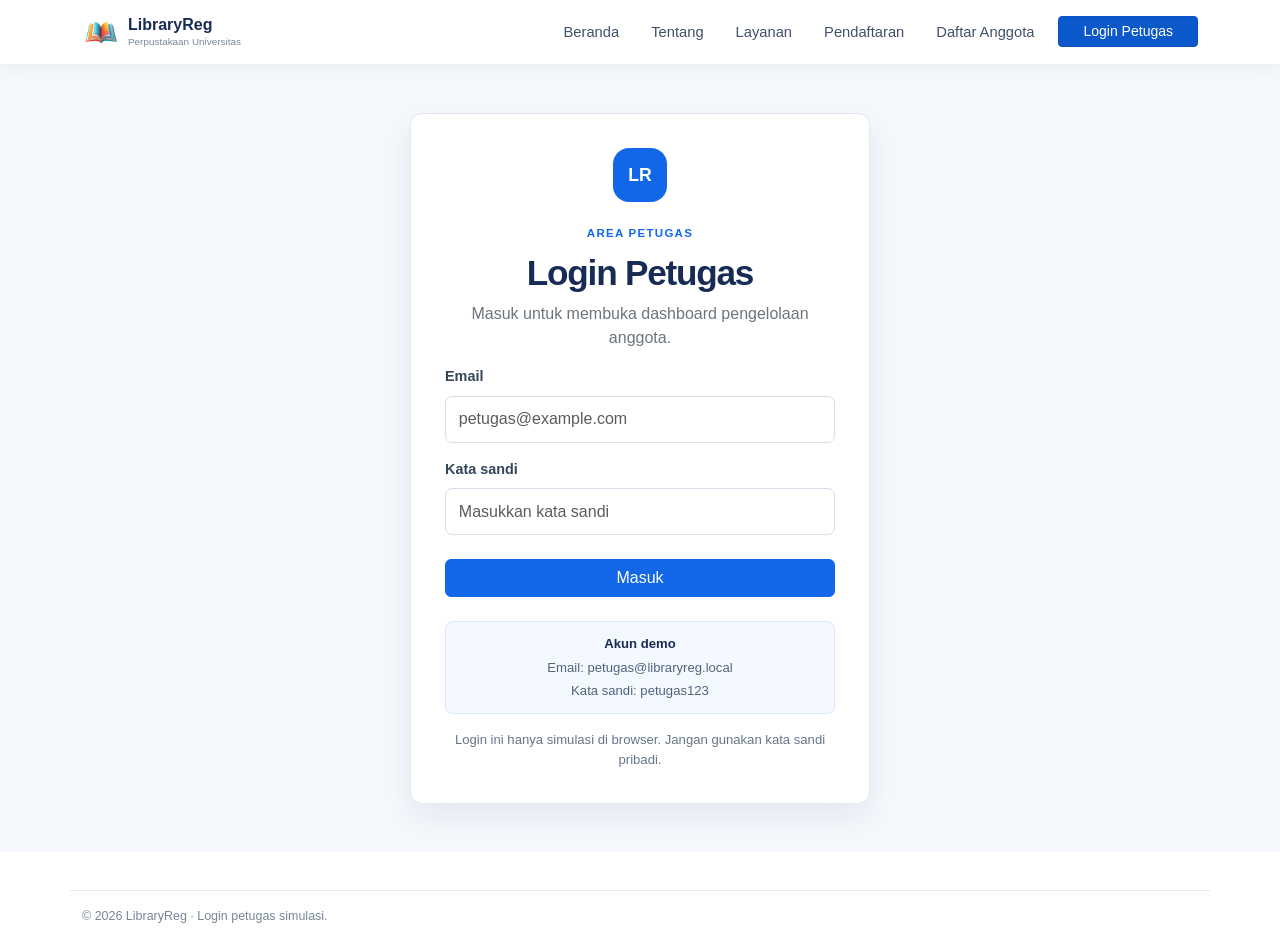
<file: page/login.html>
<!doctype html>
<html lang="id">
  <head>
    <meta charset="UTF-8" />
    <meta name="viewport" content="width=device-width, initial-scale=1.0" />
    <title>Login Petugas | LibraryReg</title>
    <link href="https://cdn.jsdelivr.net/npm/bootstrap@5.3.3/dist/css/bootstrap.min.css" rel="stylesheet" />
    <link rel="stylesheet" href="../css/style.css" />
  </head>
  <body>
    <nav class="navbar navbar-expand-lg navbar-light bg-white sticky-top site-nav">
      <div class="container">
        <a class="navbar-brand brand" href="../index.html">
          <img src="../img/pngtree-open-book-logo-png-image_12467719.png" alt="" />
          <span>LibraryReg<small>Perpustakaan Universitas</small></span>
        </a>
        <button class="navbar-toggler" type="button" data-bs-toggle="collapse" data-bs-target="#mainNav" aria-controls="mainNav" aria-expanded="false" aria-label="Buka navigasi">
          <span class="navbar-toggler-icon"></span>
        </button>
        <div class="collapse navbar-collapse" id="mainNav">
          <ul class="navbar-nav ms-auto align-items-lg-center gap-lg-3">
            <li class="nav-item"><a class="nav-link" href="../index.html">Beranda</a></li>
            <li class="nav-item"><a class="nav-link" href="../index.html#tentang">Tentang</a></li>
            <li class="nav-item"><a class="nav-link" href="../index.html#layanan">Layanan</a></li>
            <li class="nav-item"><a class="nav-link" href="registrasi.html">Pendaftaran</a></li>
            <li class="nav-item"><a class="nav-link" href="anggota.html">Daftar Anggota</a></li>
            <li class="nav-item"><a class="btn btn-primary btn-sm px-4 active" href="login.html" aria-current="page">Login Petugas</a></li>
          </ul>
        </div>
      </div>
    </nav>

    <main class="page-background login-background py-5">
      <div class="container">
        <div class="login-card">
          <div class="login-mark">LR</div>
          <span class="eyebrow">AREA PETUGAS</span>
          <h1 class="section-title mt-2">Login Petugas</h1>
          <p class="text-secondary">Masuk untuk membuka dashboard pengelolaan anggota.</p>
          <div id="appAlert" class="alert d-none" role="status" aria-live="polite"></div>
          <form id="loginForm">
            <div class="mb-3">
              <label for="staffEmail" class="form-label">Email</label>
              <input class="form-control" id="staffEmail" type="email" placeholder="petugas@example.com" required />
            </div>
            <div class="mb-3">
              <label for="staffPassword" class="form-label">Kata sandi</label>
              <input class="form-control" id="staffPassword" type="password" placeholder="Masukkan kata sandi" required />
            </div>
            <button class="btn btn-primary w-100 mt-2" type="submit">Masuk</button>
          </form>
          <div class="demo-account mt-4">
            <strong>Akun demo</strong>
            <span>Email: petugas@libraryreg.local</span>
            <span>Kata sandi: petugas123</span>
          </div>
          <p class="simulation-note mt-3 mb-0">Login ini hanya simulasi di browser. Jangan gunakan kata sandi pribadi.</p>
        </div>
      </div>
    </main>

    <footer class="site-footer"><div class="container footer-bottom">© 2026 LibraryReg · Login petugas simulasi.</div></footer>
    <script src="https://cdn.jsdelivr.net/npm/bootstrap@5.3.3/dist/js/bootstrap.bundle.min.js"></script>
    <script src="../js/app.js"></script>
  </body>
</html>
</file>
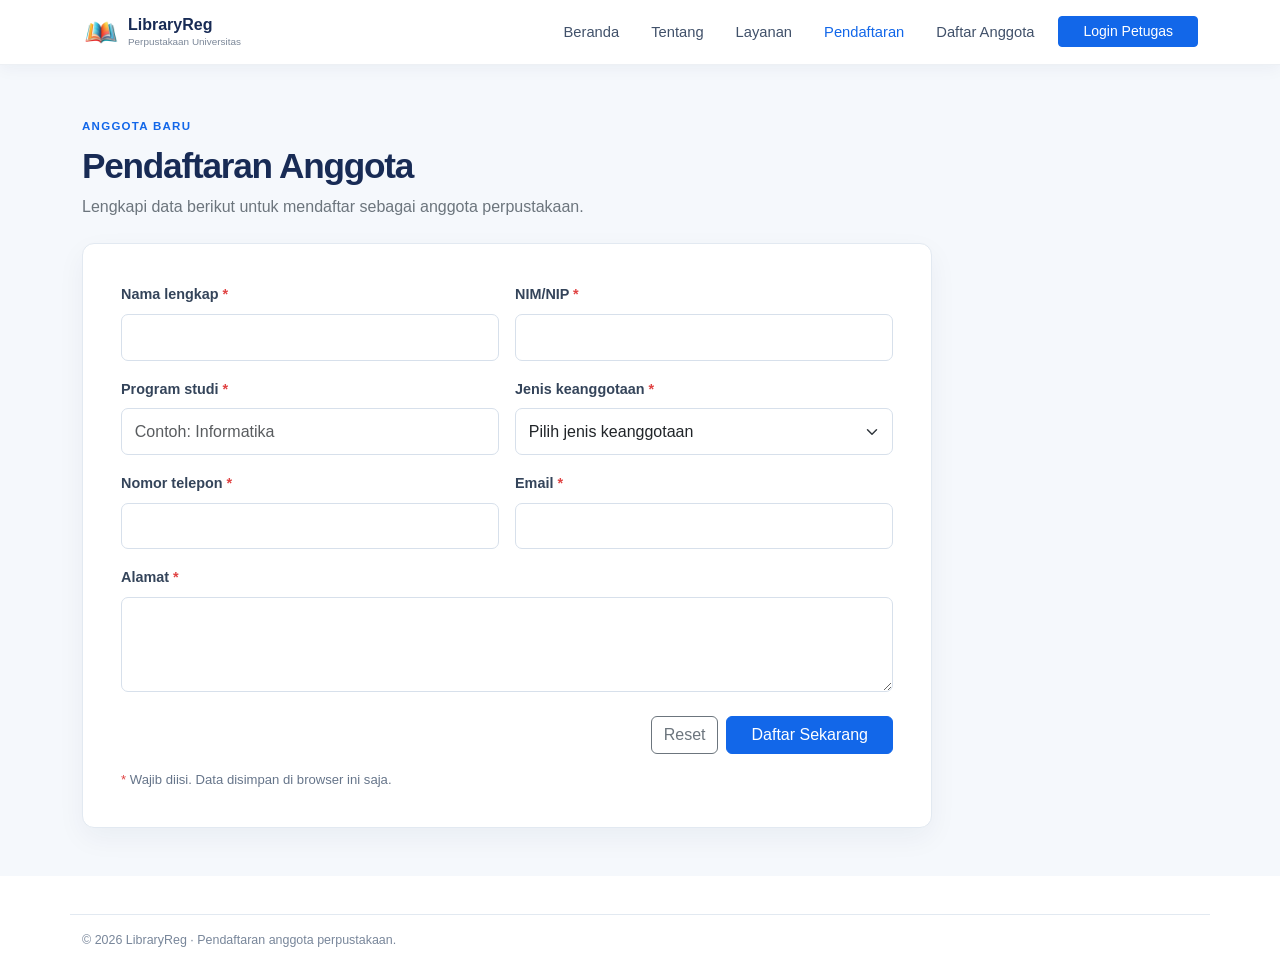
<file: page/registrasi.html>
<!doctype html>
<html lang="id">
  <head>
    <meta charset="UTF-8" />
    <meta name="viewport" content="width=device-width, initial-scale=1.0" />
    <title>Pendaftaran Anggota | LibraryReg</title>
    <link href="https://cdn.jsdelivr.net/npm/bootstrap@5.3.3/dist/css/bootstrap.min.css" rel="stylesheet" />
    <link rel="stylesheet" href="../css/style.css" />
  </head>
  <body>
    <nav class="navbar navbar-expand-lg navbar-light bg-white sticky-top site-nav">
      <div class="container">
        <a class="navbar-brand brand" href="../index.html">
          <img src="../img/pngtree-open-book-logo-png-image_12467719.png" alt="" />
          <span>LibraryReg<small>Perpustakaan Universitas</small></span>
        </a>
        <button class="navbar-toggler" type="button" data-bs-toggle="collapse" data-bs-target="#mainNav" aria-controls="mainNav" aria-expanded="false" aria-label="Buka navigasi">
          <span class="navbar-toggler-icon"></span>
        </button>
        <div class="collapse navbar-collapse" id="mainNav">
          <ul class="navbar-nav ms-auto align-items-lg-center gap-lg-3">
            <li class="nav-item"><a class="nav-link" href="../index.html">Beranda</a></li>
            <li class="nav-item"><a class="nav-link" href="../index.html#tentang">Tentang</a></li>
            <li class="nav-item"><a class="nav-link" href="../index.html#layanan">Layanan</a></li>
            <li class="nav-item"><a class="nav-link active" href="registrasi.html">Pendaftaran</a></li>
            <li class="nav-item"><a class="nav-link" href="anggota.html">Daftar Anggota</a></li>
            <li class="nav-item"><a class="btn btn-primary btn-sm px-4" href="login.html">Login Petugas</a></li>
          </ul>
        </div>
      </div>
    </nav>

    <main class="page-background py-5">
      <div class="container">
        <div class="page-intro mb-4">
          <span class="eyebrow">ANGGOTA BARU</span>
          <h1 class="section-title mt-2">Pendaftaran Anggota</h1>
          <p class="text-secondary mb-0">Lengkapi data berikut untuk mendaftar sebagai anggota perpustakaan.</p>
        </div>
        <div id="appAlert" class="alert d-none" role="status" aria-live="polite"></div>
        <div class="form-card">
          <form id="registrationForm" novalidate>
            <div class="row g-3">
              <div class="col-md-6">
                <label for="fullName" class="form-label">Nama lengkap <span class="required">*</span></label>
                <input class="form-control" id="fullName" name="name" autocomplete="name" required />
                <div class="invalid-feedback">Nama lengkap wajib diisi.</div>
              </div>
              <div class="col-md-6">
                <label for="identityNumber" class="form-label">NIM/NIP <span class="required">*</span></label>
                <input class="form-control" id="identityNumber" name="identityNumber" required />
                <div class="invalid-feedback">NIM/NIP wajib diisi dan belum boleh terdaftar.</div>
              </div>
              <div class="col-md-6">
                <label for="studyProgram" class="form-label">Program studi <span class="required">*</span></label>
                <input class="form-control" id="studyProgram" name="studyProgram" placeholder="Contoh: Informatika" required />
                <div class="invalid-feedback">Program studi wajib diisi.</div>
              </div>
              <div class="col-md-6">
                <label for="membershipType" class="form-label">Jenis keanggotaan <span class="required">*</span></label>
                <select class="form-select" id="membershipType" name="membershipType" required>
                  <option value="">Pilih jenis keanggotaan</option>
                  <option>Mahasiswa</option>
                  <option>Dosen</option>
                  <option>Tenaga Kependidikan</option>
                </select>
                <div class="invalid-feedback">Pilih jenis keanggotaan.</div>
              </div>
              <div class="col-md-6">
                <label for="phone" class="form-label">Nomor telepon <span class="required">*</span></label>
                <input class="form-control" id="phone" name="phone" type="tel" autocomplete="tel" required />
                <div class="invalid-feedback">Nomor telepon wajib diisi.</div>
              </div>
              <div class="col-md-6">
                <label for="email" class="form-label">Email <span class="required">*</span></label>
                <input class="form-control" id="email" name="email" type="email" autocomplete="email" required />
                <div class="invalid-feedback">Masukkan alamat email yang valid.</div>
              </div>
              <div class="col-12">
                <label for="address" class="form-label">Alamat <span class="required">*</span></label>
                <textarea class="form-control" id="address" name="address" rows="3" autocomplete="street-address" required></textarea>
                <div class="invalid-feedback">Alamat wajib diisi.</div>
              </div>
            </div>
            <div class="d-flex flex-wrap justify-content-end gap-2 mt-4">
              <button class="btn btn-outline-secondary" type="reset">Reset</button>
              <button class="btn btn-primary px-4" type="submit">Daftar Sekarang</button>
            </div>
            <p class="form-note mt-3 mb-0"><span class="required">*</span> Wajib diisi. Data disimpan di browser ini saja.</p>
          </form>
        </div>
      </div>
    </main>

    <footer class="site-footer"><div class="container footer-bottom">© 2026 LibraryReg · Pendaftaran anggota perpustakaan.</div></footer>
    <script src="https://cdn.jsdelivr.net/npm/bootstrap@5.3.3/dist/js/bootstrap.bundle.min.js"></script>
    <script src="../js/app.js"></script>
  </body>
</html>
</file>
<file: css/style.css>
:root {
  --ink: #182b55;
  --blue: #1267e9;
  --muted: #66758a;
  --soft-blue: #eef6ff;
  --line: #e2e9f1;
}

html {
  scroll-behavior: smooth;
}

body {
  color: #28364a;
  font-family: Arial, Helvetica, sans-serif;
}

.site-nav {
  border-bottom: 1px solid #edf0f4;
  box-shadow: 0 3px 16px rgba(24, 43, 85, 0.05);
}

.brand {
  display: flex;
  align-items: center;
  gap: 8px;
  color: var(--ink);
  font-size: 1rem;
  font-weight: 700;
  line-height: 1.1;
}

.brand:hover {
  color: var(--blue);
}

.brand img {
  width: 38px;
  height: 38px;
  object-fit: contain;
}

.brand small {
  display: block;
  margin-top: 4px;
  color: #7b8798;
  font-size: 0.62rem;
  font-weight: 400;
}

.site-nav .nav-link {
  color: #41516a;
  font-size: 0.92rem;
}

.site-nav .nav-link:hover,
.site-nav .nav-link.active {
  color: var(--blue);
}

.btn-primary {
  border-color: var(--blue);
  background-color: var(--blue);
}

.btn-primary:hover {
  border-color: #0754c9;
  background-color: #0754c9;
}

.hero-section {
  overflow: hidden;
  padding: 58px 0 34px;
  background: linear-gradient(110deg, #f2f8ff 0%, #ffffff 72%);
}

.hero-section h1,
.section-title {
  color: var(--ink);
  letter-spacing: -0.035em;
}

.hero-section h1 {
  max-width: 620px;
  line-height: 1.12;
}

.hero-section .lead {
  max-width: 560px;
  font-size: 1.08rem;
  line-height: 1.65;
}

.eyebrow {
  color: var(--blue);
  font-size: 0.72rem;
  font-weight: 700;
  letter-spacing: 0.11em;
}

.hero-image {
  position: relative;
  min-height: 310px;
  border-radius: 18px;
  background: linear-gradient(0deg, rgba(16, 39, 76, 0.48), rgba(16, 39, 76, 0.02) 62%),
    url("https://images.unsplash.com/photo-1507842217343-583bb7270b66?auto=format&fit=crop&w=1200&q=85") center 48% / cover;
  box-shadow: 0 18px 42px rgba(32, 67, 113, 0.16);
}

.hero-note {
  position: absolute;
  right: 20px;
  bottom: 20px;
  left: 20px;
  color: #fff;
}

.hero-note p {
  color: rgba(255, 255, 255, 0.88);
  font-size: 0.9rem;
}

.note-mark {
  display: inline-block;
  margin-bottom: 8px;
  color: #d6e8ff;
  font-size: 0.72rem;
  font-weight: 700;
  letter-spacing: 0.08em;
  text-transform: uppercase;
}

.hero-highlights {
  margin-top: 32px;
}

.highlight-card,
.service-card,
.facility-card,
.stat-card,
.form-card,
.table-card,
.login-card {
  border: 1px solid var(--line);
  border-radius: 12px;
  background: #fff;
}

.highlight-card {
  display: flex;
  min-height: 82px;
  align-items: center;
  gap: 14px;
  padding: 15px 18px;
  box-shadow: 0 5px 18px rgba(27, 66, 117, 0.04);
}

.highlight-card strong,
.highlight-card small {
  display: block;
}

.highlight-card strong {
  color: var(--ink);
  font-size: 0.93rem;
}

.highlight-card small {
  margin-top: 4px;
  color: var(--muted);
  font-size: 0.8rem;
}

.highlight-icon {
  color: #1d9be9;
  font-size: 1.8rem;
  font-weight: 700;
}

.highlight-icon.purple {
  color: #8055df;
}

.highlight-icon.green {
  color: #15a879;
}

.section-space {
  padding: 68px 0;
}

.section-tint,
.stats-section,
.page-background {
  background: #f5f8fc;
}

.about-image {
  min-height: 270px;
  border-radius: 14px;
  background: url("https://images.unsplash.com/photo-1521587760476-6c12a4b040da?auto=format&fit=crop&w=1000&q=80") center / cover;
}

.section-title {
  font-size: clamp(1.65rem, 3vw, 2.2rem);
  font-weight: 700;
}

.section-heading {
  max-width: 650px;
}

.service-card {
  height: 100%;
  padding: 24px;
  transition: transform 0.18s ease, box-shadow 0.18s ease;
}

.service-card:hover,
.facility-card:hover {
  transform: translateY(-3px);
  box-shadow: 0 12px 26px rgba(27, 66, 117, 0.08);
}

.service-icon {
  display: inline-flex;
  width: 46px;
  height: 46px;
  align-items: center;
  justify-content: center;
  margin-bottom: 18px;
  border-radius: 12px;
  background: #eaf3ff;
  font-size: 1.55rem;
  font-weight: 700;
}

.service-icon.blue {
  color: #1475e6;
}

.service-icon.orange {
  color: #ef8c28;
  background: #fff3e7;
}

.service-icon.green {
  color: #159b70;
  background: #e8f8f2;
}

.service-card h3 {
  color: var(--ink);
  font-weight: 700;
}

.service-card p {
  font-size: 0.92rem;
  line-height: 1.55;
}

.facility-card {
  display: flex;
  min-height: 155px;
  flex-direction: column;
  align-items: flex-start;
  justify-content: center;
  padding: 18px;
  transition: transform 0.18s ease, box-shadow 0.18s ease;
}

.facility-card span {
  margin-bottom: 10px;
  color: var(--blue);
  font-size: 1.6rem;
}

.facility-card strong {
  color: var(--ink);
  font-size: 0.94rem;
}

.facility-card small {
  margin-top: 4px;
  color: var(--muted);
}

.stats-section {
  padding: 54px 0;
}

.stat-card {
  display: flex;
  min-height: 125px;
  flex-direction: column;
  justify-content: center;
  padding: 18px 20px;
  border-color: #d8e8ff;
}

.stat-card strong {
  color: var(--ink);
  font-size: 1.8rem;
}

.stat-card span {
  margin-top: 2px;
  color: #32445e;
  font-size: 0.9rem;
  font-weight: 700;
}

.stat-card small {
  color: var(--muted);
  font-size: 0.76rem;
}

.chart-card {
  padding: clamp(20px, 4vw, 32px);
  border: 1px solid var(--line);
  border-radius: 12px;
  background: #fff;
}

.chart-title {
  color: var(--ink);
  font-weight: 700;
}

.chart-total {
  color: var(--muted);
  font-size: 0.84rem;
}

.bar-chart {
  display: flex;
  min-height: 250px;
  align-items: stretch;
  justify-content: center;
  gap: clamp(18px, 6vw, 72px);
  padding: 10px 10px 0;
  border-bottom: 1px solid #dce4ef;
}

.bar-column {
  display: flex;
  width: min(15%, 88px);
  flex-direction: column;
  align-items: center;
  justify-content: flex-end;
  gap: 8px;
}

.bar-value {
  color: #40516a;
  font-size: 0.8rem;
  font-weight: 700;
}

.bar-track {
  display: flex;
  width: 100%;
  height: 175px;
  align-items: flex-end;
  overflow: hidden;
  border-radius: 8px 8px 0 0;
  background: #f1f5fa;
}

.bar-fill {
  width: 100%;
  height: var(--bar-height);
  border-radius: 8px 8px 0 0;
}

.bar-blue {
  background: #4b91ee;
}

.bar-purple {
  background: #8b71d7;
}

.bar-orange {
  background: #f1a34c;
}

.bar-green {
  background: #45b58b;
}

.bar-label {
  min-height: 24px;
  color: #53637a;
  font-size: 0.82rem;
  text-align: center;
}

.chart-note {
  margin-top: 16px;
  color: var(--muted);
  font-size: 0.78rem;
}

.pie-chart {
  display: grid;
  width: min(100%, 250px);
  aspect-ratio: 1;
  place-items: center;
  margin: 0 auto;
  border-radius: 50%;
  background: conic-gradient(
    #4b91ee 0% 60%,
    #8b71d7 60% 85%,
    #f1a34c 85% 95%,
    #45b58b 95% 100%
  );
}

.pie-hole {
  display: flex;
  width: 48%;
  aspect-ratio: 1;
  flex-direction: column;
  align-items: center;
  justify-content: center;
  border-radius: 50%;
  background: #fff;
}

.pie-hole strong {
  color: var(--ink);
  font-size: 1.35rem;
}

.pie-hole span {
  color: var(--muted);
  font-size: 0.78rem;
}

.chart-legend {
  display: grid;
  gap: 14px;
  margin: 0;
  padding: 0;
  list-style: none;
}

.chart-legend li {
  display: grid;
  grid-template-columns: 14px minmax(0, 1fr) auto;
  align-items: center;
  gap: 10px;
  color: #53637a;
  font-size: 0.88rem;
}

.chart-legend strong {
  color: var(--ink);
  font-size: 0.84rem;
}

.legend-color {
  width: 12px;
  height: 12px;
  border-radius: 3px;
}

.legend-blue {
  background: #4b91ee;
}

.legend-purple {
  background: #8b71d7;
}

.legend-orange {
  background: #f1a34c;
}

.legend-green {
  background: #45b58b;
}

.site-footer {
  padding: 38px 0 18px;
  background: #fff;
}

.site-footer h2 {
  color: var(--ink);
  font-weight: 700;
}

.site-footer p {
  color: var(--muted);
  font-size: 0.88rem;
  line-height: 1.7;
}

.footer-bottom {
  padding-top: 16px;
  border-top: 1px solid var(--line);
  color: #78869a;
  font-size: 0.78rem;
}

.page-background {
  min-height: calc(100vh - 145px);
}

.page-intro {
  max-width: 680px;
}

.form-card {
  max-width: 850px;
  padding: clamp(20px, 4vw, 38px);
  box-shadow: 0 10px 28px rgba(24, 43, 85, 0.05);
}

.form-label {
  color: #34445a;
  font-size: 0.9rem;
  font-weight: 600;
}

.form-control,
.form-select {
  border-color: #d7e0eb;
  border-radius: 7px;
  padding: 0.65rem 0.8rem;
}

.form-control:focus,
.form-select:focus {
  border-color: #8cbcff;
  box-shadow: 0 0 0 0.2rem rgba(18, 103, 233, 0.12);
}

.required {
  color: #e04343;
}

.form-note,
.simulation-note {
  color: var(--muted);
  font-size: 0.82rem;
}

.table-card {
  padding: 22px;
  box-shadow: 0 10px 28px rgba(24, 43, 85, 0.05);
}

.search-wrap {
  width: min(100%, 320px);
}

.member-table {
  min-width: 950px;
  font-size: 0.86rem;
}

.public-member-table {
  min-width: 520px;
  font-size: 0.92rem;
}

.member-table th {
  color: #53637a;
  background: #f2f7fd;
  font-size: 0.78rem;
  font-weight: 700;
  white-space: nowrap;
}

.public-member-table th {
  color: #53637a;
  background: #f2f7fd;
  font-size: 0.82rem;
  font-weight: 700;
  white-space: nowrap;
}

.member-table td {
  color: #35445b;
}

.member-table .btn {
  margin-right: 4px;
  padding: 0.25rem 0.5rem;
  font-size: 0.78rem;
}

.empty-row {
  padding: 28px !important;
  color: var(--muted) !important;
  text-align: center;
}

.detail-list {
  display: grid;
  grid-template-columns: 140px 1fr;
  gap: 12px 16px;
  font-size: 0.92rem;
}

.detail-list dt {
  color: var(--muted);
  font-weight: 600;
}

.detail-list dd {
  margin: 0;
  overflow-wrap: anywhere;
}

.login-background {
  display: flex;
  align-items: center;
}

.login-card {
  width: min(100%, 460px);
  margin: 0 auto;
  padding: 34px;
  text-align: center;
  box-shadow: 0 12px 34px rgba(24, 43, 85, 0.08);
}

.login-card .form-label {
  display: block;
  text-align: left;
}

.login-mark {
  display: grid;
  width: 54px;
  height: 54px;
  place-items: center;
  margin: 0 auto 18px;
  border-radius: 16px;
  color: #fff;
  background: var(--blue);
  font-size: 1.1rem;
  font-weight: 700;
}

.demo-account {
  display: flex;
  flex-direction: column;
  gap: 4px;
  padding: 12px;
  border: 1px solid #dce9fb;
  border-radius: 8px;
  color: #52647b;
  background: #f4f8ff;
  font-size: 0.82rem;
}

.demo-account strong {
  color: var(--ink);
}

@media (max-width: 991.98px) {
  .site-nav .navbar-nav {
    align-items: stretch !important;
    padding: 12px 0;
  }

  .hero-section {
    padding-top: 42px;
  }

  .hero-image {
    min-height: 270px;
  }
}

@media (max-width: 575.98px) {
  .hero-section {
    padding: 34px 0 26px;
  }

  .hero-section .btn {
    width: 100%;
  }

  .hero-image {
    min-height: 230px;
  }

  .section-space {
    padding: 48px 0;
  }

  .table-card {
    padding: 16px;
  }

  .login-card {
    padding: 26px 20px;
  }

  .bar-chart {
    min-height: 220px;
    gap: 12px;
    padding-right: 0;
    padding-left: 0;
  }

  .bar-column {
    width: 21%;
  }

  .bar-track {
    height: 145px;
  }

  .bar-value,
  .bar-label {
    font-size: 0.72rem;
  }

  .pie-chart {
    width: min(100%, 210px);
  }

  .chart-legend li {
    font-size: 0.8rem;
  }

  .chart-legend strong {
    font-size: 0.76rem;
  }
}
</file>
